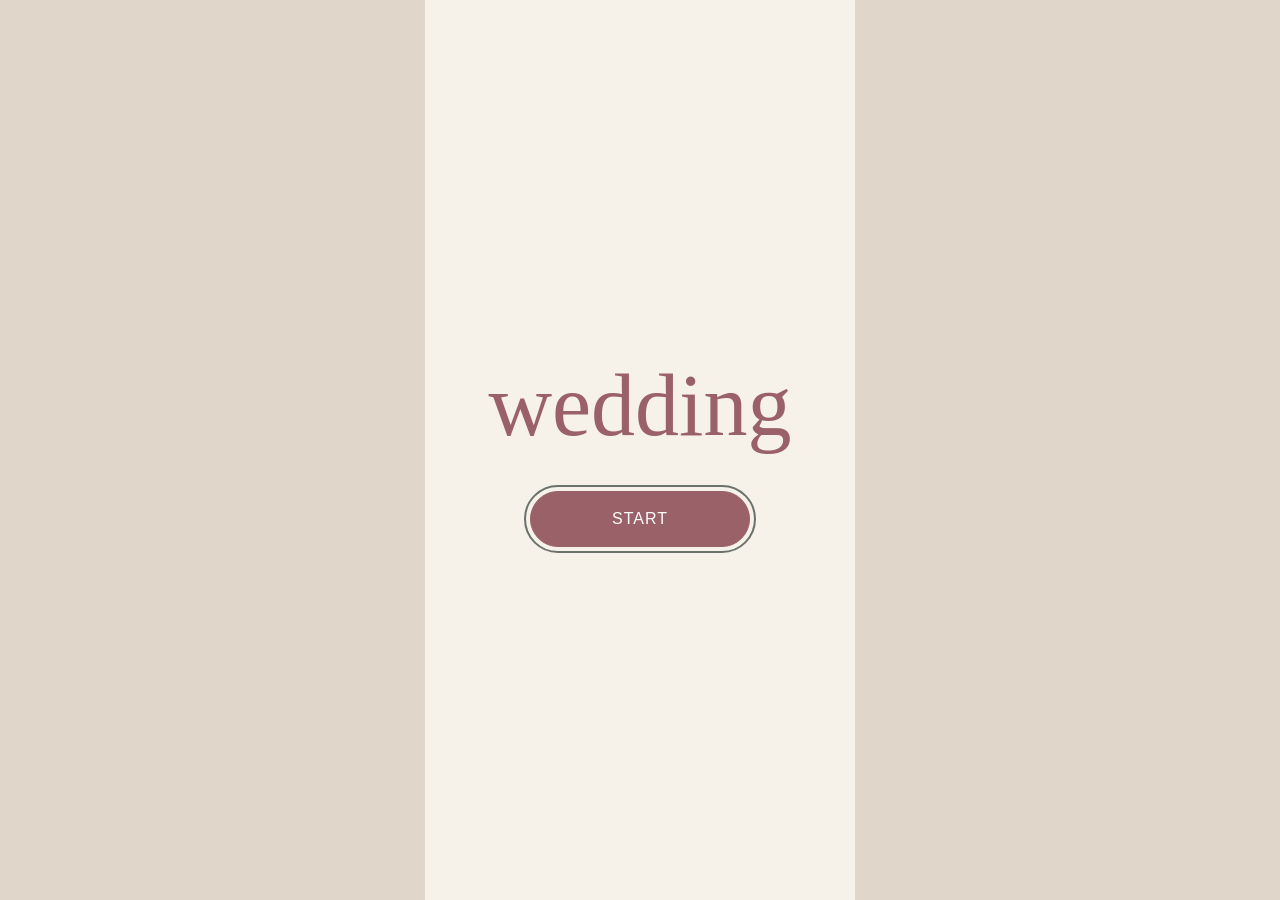
<file: index.html>
<!doctype html>
<html lang="ko"><head><meta charset="utf-8"><meta name="viewport" content="width=device-width,initial-scale=1"><meta name="theme-color" content="#F6F1E9"><meta name="description" content="작은 조각을 모아 완성하는 우리의 청첩장"><title>Our Forever · 우리라는 초대</title><link rel="stylesheet" href="style.css"><link rel="stylesheet" href="journey.css"></head><body>
<main>
<section id="start-screen" class="journey-screen"><h1 class="wedding-title">wedding</h1><button class="primary journey-button" id="start-game">START</button></section>

<div id="game-screen" hidden>
<header><a href="#" class="wordmark">our forever<span>작은 조각으로 전하는, 우리의 시작</span></a><button class="icon" id="settings" aria-label="예식 정보 바꾸기">✎</button></header>
<nav aria-label="진행 상황"><a href="#invitation"><b id="step0">01</b> 초대장</a><span></span><a href="#memories"><b id="step1">02</b> 우리의 추억</a><span></span><a href="#route"><b id="step2">03</b> 오시는 길</a></nav>
<section id="invitation"><div class="section-head"><span class="eyebrow">THE INVITATION</span><h2><small>01</small> 초대장 채우기</h2><p>아래 조각을 골라, 알맞은 빈칸에 넣어 주세요.</p></div>
<div class="envelope"><div class="letter"><span class="tiny-heart">♡</span><p class="letter-intro">당신을 우리의 시작에 초대합니다</p><div class="slots"><div><label>이름</label><button class="slot" data-slot="0">이름 조각을 넣어 주세요</button></div><div><label>일시</label><button class="slot" data-slot="1">날짜 조각을 넣어 주세요</button></div><div><label>장소</label><button class="slot" data-slot="2">장소 조각을 넣어 주세요</button></div></div><p class="letter-end">함께해 주시면 더없이 기쁘겠습니다.</p></div><div class="flap"></div><span class="seal">♡</span></div>
<div id="pieces" class="pieces"></div><p id="invite-status" class="status" aria-live="polite">조각을 먼저 고른 뒤, 빈칸을 눌러 주세요.</p></section>
<div class="divider">✧</div>
<section id="memories"><div class="section-head"><span class="eyebrow">PIECES OF US</span><h2><small>02</small> 추억 맞추기</h2><p>우리가 함께한 순간을 제자리에 놓아 주세요.</p></div><div class="polaroids" id="frames"></div><div class="photo-tray" id="photos"></div><p class="status" id="memory-status" aria-live="polite">사진을 고른 뒤, 어울리는 액자를 눌러 주세요.</p><label class="upload">나만의 사진으로 바꾸기 <input id="upload" type="file" accept="image/*" multiple hidden></label></section>
<div class="divider">✧</div>
<section id="route"><div class="section-head"><span class="eyebrow">THE WAY TO OUR DAY</span><h2><small>03</small> 오시는 길 퍼즐</h2><p>출발점을 잡고 예식장까지 드래그해 주세요.</p></div><div class="map"><div class="map-top"><span>우리의 길이 만나는 곳</span><span>예시 약도</span></div><div class="map-land"><div class="building b1"></div><div class="building b2"></div><div class="building b3"></div><div class="building venue">♡<br><span class="venue-name">가든 웨딩홀</span></div><span class="tree t1">♧</span><span class="tree t2">♧</span><span class="tree t3">♧</span><div class="road horizontal"></div><div class="road vertical"></div><div class="route-grid" id="route-grid"></div><span class="station">○<br>가든역 1번 출구</span><span class="parking">P · 주차장</span></div></div><p class="status" id="route-status" aria-live="polite">출발점을 누른 채 점선을 따라 예식장까지 이어 주세요.</p><button class="text-button" id="reset-route">길 다시 그리기 ↺</button></section>
<section class="closing"><span class="eyebrow">WE WOULD LOVE TO SEE YOU</span><h2>같은 계절, 같은 마음으로</h2><p>서로의 계절을 지나<br>이제 같은 길을 걷기로 했습니다.<br>우리의 첫걸음에 함께해 주세요.</p><span class="tiny-heart">♡</span><h3 id="couple">서준 · 지은</h3><div class="event-date">2026년 11월 21일 토요일 · 오후 1시</div><p><span class="venue-name">가든 웨딩홀</span> · 2층 가든홀<br><span id="address">서울시 중구 정동길 21 (예시)</span></p><button class="text-button" id="copy-address">주소 복사하기 ↗</button><div class="rsvp-buttons"><button class="primary" data-rsvp="yes">♡ 함께 참석할게요</button><button data-rsvp="no">마음으로 축하할게요</button></div><p class="local-note">예시 청첩장입니다. 참석 의사는 이 기기에만 저장됩니다.</p></section>
<div class="ceremony-entry"><p id="journey-status" aria-live="polite"></p><button class="primary" id="enter-ceremony" disabled>완료하기 →</button></div><footer><span>our forever</span><p>작은 조각들이 모여, 영원이 되는 순간</p><button id="restart" class="text-button">처음부터 다시 즐기기</button></footer>
</div>
<section id="ending-screen" class="journey-screen" hidden><button class="primary journey-button" id="return-start">시작 화면으로 돌아가기</button></section>

</main><div id="toast" role="status"></div>
<dialog id="sheet"><form id="sheet-form"><div class="handle"></div><button type="button" class="close" aria-label="닫기">×</button><div id="sheet-content"></div></form></dialog><script src="app.js"></script><script src="journey.js"></script></body></html>
</file>
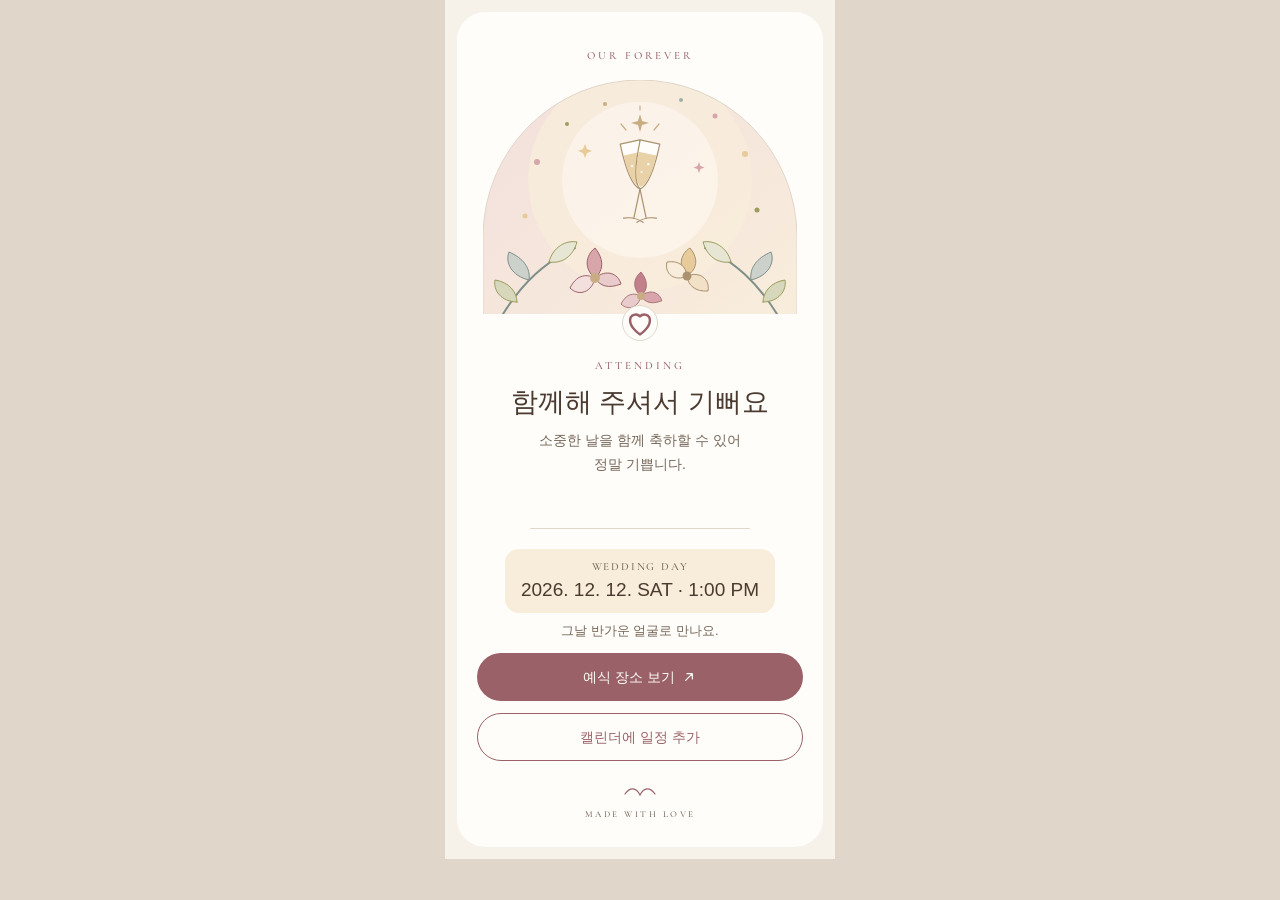
<file: 01_attending.html>
<!DOCTYPE html>
<html lang="ko">
<head>
<meta charset="UTF-8">
<meta name="viewport" content="width=device-width, initial-scale=1.0">
<title>Our Forever | 참석 완료</title>
<link rel="preconnect" href="https://fonts.googleapis.com">
<link rel="stylesheet" href="https://fonts.googleapis.com/css2?family=Cormorant+Garamond:wght@500&display=swap">
<style>
  /* Our Forever 디자인 토큰 (역할 토큰) */
  :root {
    --bg-layer-basement: #E0D7CA;
    --bg-layer-default: #F6F1E9;
    --bg-layer-floating: #FFFDF9;
    --bg-brand-solid: #9a6168;
    --bg-brand-solid-pressed: #7a4f51;
    --bg-brand-weak: #f3dfdd;
    --bg-accent-weak: #f8eddb;
    --bg-neutral-solid: #2D211A;
    --fg-neutral: #4A3A30;
    --fg-neutral-subtle: #76675A;
    --fg-neutral-inverted: #FFFDF9;
    --fg-brand: #9a6168;
    --stroke-neutral-muted: #E0D7CA;
    --stroke-brand-solid: #9a6168;
    --stroke-focus-ring: #6b726c;
    --shadow-s3: 0px 4px 16px 0px rgba(74, 45, 30, 0.16);
    --font-display: "Griun Cherry 1 Spoon", "Apple SD Gothic Neo", sans-serif;
    --font-sans: -apple-system, BlinkMacSystemFont, "Apple SD Gothic Neo", "Segoe UI", Roboto, "Helvetica Neue", Arial, "Noto Sans", sans-serif;
    --font-eyebrow: "Cormorant Garamond", "Noto Serif KR", Georgia, serif;
    --ease: cubic-bezier(0.35, 0, 0.35, 1);
    --ease-enter-expressive: cubic-bezier(0.03, 0.4, 0.1, 1);
  }
  /* 서체 파일이 준비되면 경로를 맞춰 주세요.
  @font-face { font-family: "Griun Cherry 1 Spoon"; src: url("fonts/Griun_Cherry1Spoon-Rg.ttf") format("truetype"); font-display: swap; }
  */
  * { box-sizing: border-box; }
  body {
    margin: 0;
    background: var(--bg-layer-basement);
    color: var(--fg-neutral);
    font-family: var(--font-sans);
  }
  button, a { font: inherit; }

  .page { max-width: 430px; margin: 0 auto; }
  .layout { display: grid; grid-template-columns: repeat(2, minmax(0, 1fr)); gap: 28px; align-items: start; }
  .preview { min-width: 0; }
  .caption { text-align: center; font-size: 13px; color: var(--fg-neutral-subtle); margin: 16px 0 0; }

  /* 화면 */
  .screen {
    position: relative; width: 100%; max-width: 390px; min-height: 844px; margin: 0 auto;
    background: var(--bg-layer-default); padding: 12px;
  }
  .card {
    min-height: 820px; border-radius: 28px; background: var(--bg-layer-floating);
    padding: 36px 20px 26px; display: flex; flex-direction: column; align-items: center; text-align: center;
    animation: rise 600ms var(--ease-enter-expressive) both;
  }
  @keyframes rise { from { opacity: 0; transform: translateY(12px); } to { opacity: 1; transform: none; } }

  .eyebrow {
    margin: 0; font-family: var(--font-eyebrow); font-size: 11px; line-height: 16px; font-weight: 500;
    letter-spacing: 3px; text-transform: uppercase; color: var(--fg-brand);
  }

  .arch { position: relative; width: 100%; max-width: 314px; margin-top: 16px; }
  .arch svg { display: block; width: 100%; height: auto; }
  .seal {
    position: absolute; left: 50%; bottom: -27px; transform: translateX(-50%);
    width: 36px; height: 36px; border-radius: 9999px; background: var(--bg-layer-floating);
    border: 1px solid var(--stroke-neutral-muted); display: grid; place-items: center; color: var(--fg-brand);
  }

  .title { margin: 10px 0 0; font-family: var(--font-display); font-size: 27px; line-height: 36px; font-weight: 400; color: var(--fg-neutral); }
  .lead { margin: 8px 0 0; font-size: 14px; line-height: 24px; color: var(--fg-neutral-subtle); }
  .status { margin-top: 44px; }

  .rule { width: 220px; max-width: 70%; height: 1px; border: 0; background: var(--stroke-neutral-muted); margin: 52px 0 0; }
  .not-attending .rule { margin-top: 28px; }

  .date-card {
    width: 270px; max-width: 100%; height: 64px; margin-top: 20px; border-radius: 14px; background: var(--bg-accent-weak);
    display: flex; flex-direction: column; align-items: center; justify-content: center; gap: 4px;
  }
  .date-card .eyebrow { letter-spacing: 1.8px; line-height: 14px; color: var(--fg-neutral-subtle); }
  .date-card time { font-family: var(--font-display); font-size: 19px; line-height: 24px; color: var(--fg-neutral); }
  .note { margin: 8px 0 0; font-size: 13px; line-height: 20px; color: var(--fg-neutral-subtle); }

  .actions { width: 100%; max-width: 326px; margin-top: 12px; display: grid; gap: 12px; }
  .not-attending .actions { margin-top: 40px; }
  .btn {
    height: 48px; width: 100%; border-radius: 9999px; display: inline-flex; align-items: center; justify-content: center; gap: 6px;
    font-size: 14px; line-height: 19px; font-weight: 500; text-decoration: none; cursor: pointer;
    transition: background-color 150ms var(--ease), transform 150ms var(--ease);
  }
  .btn:focus-visible { outline: 2px solid var(--stroke-focus-ring); outline-offset: 2px; }
  .btn-primary { border: 0; background: var(--bg-brand-solid); color: var(--fg-neutral-inverted); }
  .btn-primary:active { background: var(--bg-brand-solid-pressed); transform: scale(0.97); }
  .btn-outline { border: 1.2px solid var(--stroke-brand-solid); background: var(--bg-layer-floating); color: var(--fg-brand); }
  .btn-outline:active { background: var(--bg-brand-weak); transform: scale(0.97); }

  .footer { margin-top: auto; padding-top: 24px; display: flex; flex-direction: column; align-items: center; gap: 12px; }
  .footer .eyebrow { font-size: 9px; line-height: 12px; letter-spacing: 2.5px; color: var(--fg-neutral-subtle); }

  /* 스낵바 */
  .snackbar {
    position: fixed; left: 50%; bottom: 56px; z-index: 10; width: calc(100% - 32px); max-width: 358px;
    transform: translate(-50%, 12px); opacity: 0; pointer-events: none;
    display: flex; align-items: center; gap: 10px; padding: 14px 16px; border-radius: 12px;
    background: var(--bg-neutral-solid); color: var(--fg-neutral-inverted); box-shadow: var(--shadow-s3);
    font-size: 14px; line-height: 19px; transition: opacity 300ms var(--ease), transform 300ms var(--ease);
  }
  .snackbar.show { opacity: 1; transform: translate(-50%, 0); }

  @media (max-width: 760px) {
    .page { padding: 0 0 40px; }
    .layout { grid-template-columns: 1fr; gap: 0; }
    .caption { margin: 8px 0 24px; }
  }
  @media (prefers-reduced-motion: reduce) {
    .card { animation: none; }
    .btn, .snackbar { transition: none; }
    .btn:active { transform: none; }
  }
</style>
</head>
<body>
<main class="page">
      <div class="screen attending">
        <div class="card">
          <p class="eyebrow">Our Forever</p>

          <div class="arch">
            <svg viewBox="38 68 314 234" aria-hidden="true">
              <defs>
                <clipPath id="attArch"><path d="M38 302 V225 A157 157 0 0 1 352 225 V302 Z"/></clipPath>
                <linearGradient id="attArchBg" x1="0" y1="0" x2="1" y2="1"><stop offset="0%" stop-color="#f3dfdd"/><stop offset="100%" stop-color="#f8eddb"/></linearGradient>
              </defs>
              <path d="M38 302 V225 A157 157 0 0 1 352 225 V302 Z" fill="url(#attArchBg)"/>
              <g clip-path="url(#attArch)">
                <circle cx="195" cy="168" r="112" fill="#f8eddb" opacity=".85"/>
                <circle cx="195" cy="168" r="78" fill="#FFFDF9" opacity=".45"/>
                <g>
                  <circle cx="92" cy="150" r="3" fill="#d8a5aa"/>
                  <circle cx="300" cy="142" r="3" fill="#E7CB9B"/>
                  <circle cx="122" cy="112" r="2" fill="#9A9D5C"/>
                  <circle cx="270" cy="104" r="2.5" fill="#d8a5aa"/>
                  <circle cx="160" cy="92" r="2" fill="#c8ad84"/>
                  <circle cx="236" cy="88" r="2" fill="#a4afaa"/>
                  <circle cx="80" cy="204" r="2.5" fill="#E7CB9B"/>
                  <circle cx="312" cy="198" r="2.5" fill="#9A9D5C"/>
                  <path d="M140 132 l2 5 5 2 -5 2 -2 5 -2 -5 -5 -2 5 -2z" fill="#E7CB9B"/>
                  <path d="M254 150 l1.5 4 4 1.5 -4 1.5 -1.5 4 -1.5 -4 -4 -1.5 4 -1.5z" fill="#d8a5aa"/>
                </g>
                <g stroke-linecap="round" stroke-linejoin="round">
                  <g transform="translate(185 130) rotate(-12)">
                    <path d="M-10 0 C-10 30 -6 44 0 48 C6 44 10 30 10 0 Z" fill="#FFFDF9" stroke="#aa916f" stroke-width="1.2"/>
                    <path d="M-9 12 C-9 32 -5 43 0 46 C5 43 9 32 9 12 Z" fill="#E7CB9B" opacity=".85"/>
                    <circle cx="-3" cy="24" r="1.2" fill="#FFFDF9"/><circle cx="2" cy="33" r="1" fill="#FFFDF9"/>
                    <path d="M0 48 V78 M-10 80 Q0 76 10 80" fill="none" stroke="#aa916f" stroke-width="1.2"/>
                  </g>
                  <g transform="translate(205 130) rotate(12)">
                    <path d="M-10 0 C-10 30 -6 44 0 48 C6 44 10 30 10 0 Z" fill="#FFFDF9" stroke="#aa916f" stroke-width="1.2"/>
                    <path d="M-9 12 C-9 32 -5 43 0 46 C5 43 9 32 9 12 Z" fill="#E7CB9B" opacity=".85"/>
                    <circle cx="3" cy="22" r="1.2" fill="#FFFDF9"/><circle cx="-2" cy="31" r="1" fill="#FFFDF9"/>
                    <path d="M0 48 V78 M-10 80 Q0 76 10 80" fill="none" stroke="#aa916f" stroke-width="1.2"/>
                  </g>
                  <path d="M195 102 L197 109 L204 111 L197 113 L195 120 L193 113 L186 111 L193 109 Z" fill="#c8ad84"/>
                  <path d="M181 118 L176 112 M209 118 L214 112 M195 98 V94" fill="none" stroke="#c8ad84" stroke-width="1.2"/>
                </g>
                <g stroke-linecap="round" stroke-linejoin="round">
                  <path d="M58 302 C78 270 100 250 130 236" fill="none" stroke="#7E8F89" stroke-width="2"/>
                  <path d="M84 268 C66 264 60 250 64 240 C78 246 86 256 84 268Z" fill="#ccd1cb" stroke="#7E8F89" stroke-width="1"/>
                  <path d="M104 250 C108 234 122 228 132 230 C128 244 118 252 104 250Z" fill="#e7e5d3" stroke="#9A9D5C" stroke-width="1"/>
                  <path d="M72 290 C56 290 48 278 50 268 C64 270 72 280 72 290Z" fill="#d7d7bb" stroke="#9A9D5C" stroke-width="1"/>
                </g>
                <g transform="translate(390 0) scale(-1 1)" stroke-linecap="round" stroke-linejoin="round">
                  <path d="M58 302 C78 270 100 250 130 236" fill="none" stroke="#7E8F89" stroke-width="2"/>
                  <path d="M84 268 C66 264 60 250 64 240 C78 246 86 256 84 268Z" fill="#ccd1cb" stroke="#7E8F89" stroke-width="1"/>
                  <path d="M104 250 C108 234 122 228 132 230 C128 244 118 252 104 250Z" fill="#e7e5d3" stroke="#9A9D5C" stroke-width="1"/>
                  <path d="M72 290 C56 290 48 278 50 268 C64 270 72 280 72 290Z" fill="#d7d7bb" stroke="#9A9D5C" stroke-width="1"/>
                </g>
                <g stroke-linejoin="round">
                  <g transform="translate(150 266)">
                    <path d="M0 0 C-11 -9 -10 -22 0 -30 C9 -19 9 -8 0 0Z" fill="#d8a5aa" stroke="#9a6168" stroke-width="1"/>
                    <path d="M0 0 C11 -9 23 -5 26 6 C13 11 5 8 0 0Z" fill="#eacbcc" stroke="#9a6168" stroke-width="1"/>
                    <path d="M0 0 C-3 14 -16 19 -25 10 C-19 -2 -10 -5 0 0Z" fill="#f3dfdd" stroke="#9a6168" stroke-width="1"/>
                    <circle r="5" fill="#c8ad84"/>
                  </g>
                  <g transform="translate(242 264)">
                    <path d="M0 0 C-9 -9 -7 -22 3 -28 C12 -17 10 -7 0 0Z" fill="#e7cb9b" stroke="#aa916f" stroke-width="1"/>
                    <path d="M0 0 C13 -5 23 3 21 15 C8 16 1 9 0 0Z" fill="#f2e1c6" stroke="#aa916f" stroke-width="1"/>
                    <path d="M0 0 C-12 6 -23 -2 -20 -14 C-7 -16 -1 -9 0 0Z" fill="#f8eddb" stroke="#aa916f" stroke-width="1"/>
                    <circle r="4.5" fill="#aa916f"/>
                  </g>
                  <g transform="translate(196 284) scale(.8)">
                    <path d="M0 0 C-11 -9 -10 -22 0 -30 C9 -19 9 -8 0 0Z" fill="#C4808A" stroke="#9a6168" stroke-width="1"/>
                    <path d="M0 0 C11 -9 23 -5 26 6 C13 11 5 8 0 0Z" fill="#d8a5aa" stroke="#9a6168" stroke-width="1"/>
                    <path d="M0 0 C-3 14 -16 19 -25 10 C-19 -2 -10 -5 0 0Z" fill="#eacbcc" stroke="#9a6168" stroke-width="1"/>
                    <circle r="5" fill="#c8ad84"/>
                  </g>
                </g>
              </g>
              <path d="M38 302 V225 A157 157 0 0 1 352 225 V302" fill="none" stroke="#E0D7CA" stroke-width="1"/>
            </svg>
            <div class="seal" aria-hidden="true">
              <svg width="18" height="18" viewBox="0 0 24 24" fill="none" stroke="currentColor" stroke-width="1.75" stroke-linecap="round" stroke-linejoin="round"><path d="M12 20s-7-4.35-7-10a4 4 0 0 1 7-2.65A4 4 0 0 1 19 10c0 5.65-7 10-7 10z"/></svg>
            </div>
          </div>

          <p class="eyebrow status">Attending</p>
          <h1 class="title">함께해 주셔서 기뻐요</h1>
          <p class="lead">소중한 날을 함께 축하할 수 있어<br>정말 기쁩니다.</p>

          <hr class="rule">
          <div class="date-card">
            <p class="eyebrow">Wedding Day</p>
            <time datetime="2026-12-12T13:00">2026. 12. 12. SAT · 1:00 PM</time>
          </div>
          <p class="note">그날 반가운 얼굴로 만나요.</p>

          <div class="actions">
            <button type="button" class="btn btn-primary" data-message="예식 장소 안내를 열었어요.">
              예식 장소 보기
              <svg width="16" height="16" viewBox="0 0 24 24" fill="none" stroke="currentColor" stroke-width="1.75" stroke-linecap="round" stroke-linejoin="round" aria-hidden="true"><path d="M7 17L17 7M9 7h8v8"/></svg>
            </button>
            <button type="button" class="btn btn-outline" data-message="캘린더에 12월 12일 일정을 추가했어요.">캘린더에 일정 추가</button>
          </div>

          <div class="footer">
            <svg width="32" height="12" viewBox="179 770 32 12" aria-hidden="true"><path d="M180 779 C185 772 191 772 195 780 C199 772 205 772 210 779" fill="none" stroke="#9a6168" stroke-width="1.2" stroke-linecap="round"/></svg>
            <p class="eyebrow">Made with love</p>
          </div>
        </div>
      </div>
    
</main>

<div class="snackbar" id="snackbar" role="status" aria-live="polite">
  <svg width="18" height="18" viewBox="0 0 24 24" fill="none" stroke="currentColor" stroke-width="1.75" stroke-linecap="round" stroke-linejoin="round" aria-hidden="true"><path d="M5 12.5l4.5 4.5L19 7.5"/></svg>
  <span id="snackbar-text"></span>
</div>

<script>
  // 버튼 동작 자리: 실제 지도·캘린더·첫 화면 링크로 바꿔 연결하세요.
  const snackbar = document.getElementById('snackbar');
  const snackText = document.getElementById('snackbar-text');
  let timer;
  document.querySelectorAll('[data-message]').forEach((el) => {
    el.addEventListener('click', (e) => {
      if (el.getAttribute('href') === '#') e.preventDefault();
      snackText.textContent = el.dataset.message;
      snackbar.classList.add('show');
      clearTimeout(timer);
      timer = setTimeout(() => snackbar.classList.remove('show'), 3000);
    });
  });
</script>
</body>
</html>
</file>
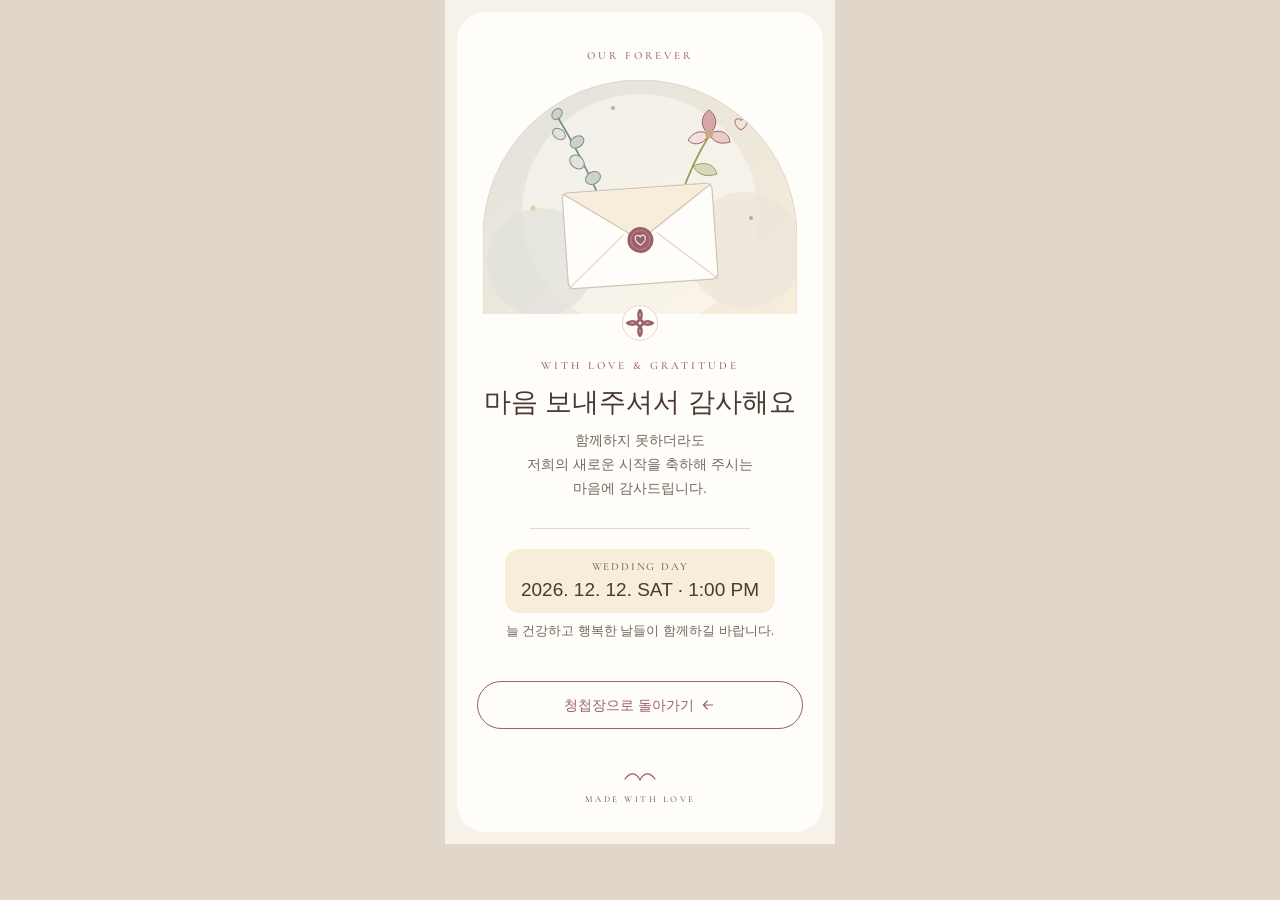
<file: 02_not_attending.html>
<!DOCTYPE html>
<html lang="ko">
<head>
<meta charset="UTF-8">
<meta name="viewport" content="width=device-width, initial-scale=1.0">
<title>Our Forever | 불참 완료</title>
<link rel="preconnect" href="https://fonts.googleapis.com">
<link rel="stylesheet" href="https://fonts.googleapis.com/css2?family=Cormorant+Garamond:wght@500&display=swap">
<style>
  /* Our Forever 디자인 토큰 (역할 토큰) */
  :root {
    --bg-layer-basement: #E0D7CA;
    --bg-layer-default: #F6F1E9;
    --bg-layer-floating: #FFFDF9;
    --bg-brand-solid: #9a6168;
    --bg-brand-solid-pressed: #7a4f51;
    --bg-brand-weak: #f3dfdd;
    --bg-accent-weak: #f8eddb;
    --bg-neutral-solid: #2D211A;
    --fg-neutral: #4A3A30;
    --fg-neutral-subtle: #76675A;
    --fg-neutral-inverted: #FFFDF9;
    --fg-brand: #9a6168;
    --stroke-neutral-muted: #E0D7CA;
    --stroke-brand-solid: #9a6168;
    --stroke-focus-ring: #6b726c;
    --shadow-s3: 0px 4px 16px 0px rgba(74, 45, 30, 0.16);
    --font-display: "Griun Cherry 1 Spoon", "Apple SD Gothic Neo", sans-serif;
    --font-sans: -apple-system, BlinkMacSystemFont, "Apple SD Gothic Neo", "Segoe UI", Roboto, "Helvetica Neue", Arial, "Noto Sans", sans-serif;
    --font-eyebrow: "Cormorant Garamond", "Noto Serif KR", Georgia, serif;
    --ease: cubic-bezier(0.35, 0, 0.35, 1);
    --ease-enter-expressive: cubic-bezier(0.03, 0.4, 0.1, 1);
  }
  /* 서체 파일이 준비되면 경로를 맞춰 주세요.
  @font-face { font-family: "Griun Cherry 1 Spoon"; src: url("fonts/Griun_Cherry1Spoon-Rg.ttf") format("truetype"); font-display: swap; }
  */
  * { box-sizing: border-box; }
  body {
    margin: 0;
    background: var(--bg-layer-basement);
    color: var(--fg-neutral);
    font-family: var(--font-sans);
  }
  button, a { font: inherit; }

  .page { max-width: 430px; margin: 0 auto; }
  .layout { display: grid; grid-template-columns: repeat(2, minmax(0, 1fr)); gap: 28px; align-items: start; }
  .preview { min-width: 0; }
  .caption { text-align: center; font-size: 13px; color: var(--fg-neutral-subtle); margin: 16px 0 0; }

  /* 화면 */
  .screen {
    position: relative; width: 100%; max-width: 390px; min-height: 844px; margin: 0 auto;
    background: var(--bg-layer-default); padding: 12px;
  }
  .card {
    min-height: 820px; border-radius: 28px; background: var(--bg-layer-floating);
    padding: 36px 20px 26px; display: flex; flex-direction: column; align-items: center; text-align: center;
    animation: rise 600ms var(--ease-enter-expressive) both;
  }
  @keyframes rise { from { opacity: 0; transform: translateY(12px); } to { opacity: 1; transform: none; } }

  .eyebrow {
    margin: 0; font-family: var(--font-eyebrow); font-size: 11px; line-height: 16px; font-weight: 500;
    letter-spacing: 3px; text-transform: uppercase; color: var(--fg-brand);
  }

  .arch { position: relative; width: 100%; max-width: 314px; margin-top: 16px; }
  .arch svg { display: block; width: 100%; height: auto; }
  .seal {
    position: absolute; left: 50%; bottom: -27px; transform: translateX(-50%);
    width: 36px; height: 36px; border-radius: 9999px; background: var(--bg-layer-floating);
    border: 1px solid var(--stroke-neutral-muted); display: grid; place-items: center; color: var(--fg-brand);
  }

  .title { margin: 10px 0 0; font-family: var(--font-display); font-size: 27px; line-height: 36px; font-weight: 400; color: var(--fg-neutral); }
  .lead { margin: 8px 0 0; font-size: 14px; line-height: 24px; color: var(--fg-neutral-subtle); }
  .status { margin-top: 44px; }

  .rule { width: 220px; max-width: 70%; height: 1px; border: 0; background: var(--stroke-neutral-muted); margin: 52px 0 0; }
  .not-attending .rule { margin-top: 28px; }

  .date-card {
    width: 270px; max-width: 100%; height: 64px; margin-top: 20px; border-radius: 14px; background: var(--bg-accent-weak);
    display: flex; flex-direction: column; align-items: center; justify-content: center; gap: 4px;
  }
  .date-card .eyebrow { letter-spacing: 1.8px; line-height: 14px; color: var(--fg-neutral-subtle); }
  .date-card time { font-family: var(--font-display); font-size: 19px; line-height: 24px; color: var(--fg-neutral); }
  .note { margin: 8px 0 0; font-size: 13px; line-height: 20px; color: var(--fg-neutral-subtle); }

  .actions { width: 100%; max-width: 326px; margin-top: 12px; display: grid; gap: 12px; }
  .not-attending .actions { margin-top: 40px; }
  .btn {
    height: 48px; width: 100%; border-radius: 9999px; display: inline-flex; align-items: center; justify-content: center; gap: 6px;
    font-size: 14px; line-height: 19px; font-weight: 500; text-decoration: none; cursor: pointer;
    transition: background-color 150ms var(--ease), transform 150ms var(--ease);
  }
  .btn:focus-visible { outline: 2px solid var(--stroke-focus-ring); outline-offset: 2px; }
  .btn-primary { border: 0; background: var(--bg-brand-solid); color: var(--fg-neutral-inverted); }
  .btn-primary:active { background: var(--bg-brand-solid-pressed); transform: scale(0.97); }
  .btn-outline { border: 1.2px solid var(--stroke-brand-solid); background: var(--bg-layer-floating); color: var(--fg-brand); }
  .btn-outline:active { background: var(--bg-brand-weak); transform: scale(0.97); }

  .footer { margin-top: auto; padding-top: 24px; display: flex; flex-direction: column; align-items: center; gap: 12px; }
  .footer .eyebrow { font-size: 9px; line-height: 12px; letter-spacing: 2.5px; color: var(--fg-neutral-subtle); }

  /* 스낵바 */
  .snackbar {
    position: fixed; left: 50%; bottom: 56px; z-index: 10; width: calc(100% - 32px); max-width: 358px;
    transform: translate(-50%, 12px); opacity: 0; pointer-events: none;
    display: flex; align-items: center; gap: 10px; padding: 14px 16px; border-radius: 12px;
    background: var(--bg-neutral-solid); color: var(--fg-neutral-inverted); box-shadow: var(--shadow-s3);
    font-size: 14px; line-height: 19px; transition: opacity 300ms var(--ease), transform 300ms var(--ease);
  }
  .snackbar.show { opacity: 1; transform: translate(-50%, 0); }

  @media (max-width: 760px) {
    .page { padding: 0 0 40px; }
    .layout { grid-template-columns: 1fr; gap: 0; }
    .caption { margin: 8px 0 24px; }
  }
  @media (prefers-reduced-motion: reduce) {
    .card { animation: none; }
    .btn, .snackbar { transition: none; }
    .btn:active { transform: none; }
  }
</style>
</head>
<body>
<main class="page">
      <div class="screen not-attending">
        <div class="card">
          <p class="eyebrow">Our Forever</p>

          <div class="arch">
            <svg viewBox="38 68 314 234" aria-hidden="true">
              <defs>
                <clipPath id="notArch"><path d="M38 302 V225 A157 157 0 0 1 352 225 V302 Z"/></clipPath>
                <linearGradient id="notArchBg" x1="0" y1="0" x2="1" y2="1"><stop offset="0%" stop-color="#e1e2dc"/><stop offset="100%" stop-color="#f8eddb"/></linearGradient>
              </defs>
              <path d="M38 302 V225 A157 157 0 0 1 352 225 V302 Z" fill="url(#notArchBg)"/>
              <g clip-path="url(#notArch)">
                <circle cx="195" cy="200" r="118" fill="#FFFDF9" opacity=".45"/>
                <circle cx="96" cy="250" r="54" fill="#e1e2dc" opacity=".7"/>
                <circle cx="300" cy="238" r="58" fill="#EDE6DB" opacity=".8"/>
                <g stroke-linecap="round" stroke-linejoin="round">
                  <path d="M154 184 C142 158 128 130 112 104" fill="none" stroke="#7E8F89" stroke-width="1.8"/>
                  <ellipse cx="148" cy="166" rx="8" ry="6" transform="rotate(-30 148 166)" fill="#ccd1cb" stroke="#7E8F89" stroke-width="1"/>
                  <ellipse cx="132" cy="150" rx="8" ry="6" transform="rotate(40 132 150)" fill="#e1e2dc" stroke="#7E8F89" stroke-width="1"/>
                  <ellipse cx="132" cy="130" rx="7.5" ry="5.5" transform="rotate(-35 132 130)" fill="#ccd1cb" stroke="#7E8F89" stroke-width="1"/>
                  <ellipse cx="114" cy="122" rx="7" ry="5" transform="rotate(35 114 122)" fill="#e1e2dc" stroke="#7E8F89" stroke-width="1"/>
                  <ellipse cx="112" cy="102" rx="6" ry="4.5" transform="rotate(-50 112 102)" fill="#ccd1cb" stroke="#7E8F89" stroke-width="1"/>
                  <path d="M236 184 C244 160 254 140 264 124" fill="none" stroke="#9A9D5C" stroke-width="1.8"/>
                  <path d="M248 154 C262 148 270 154 272 162 C260 166 252 162 248 154Z" fill="#d7d7bb" stroke="#9A9D5C" stroke-width="1"/>
                  <g transform="translate(264 122)">
                    <path d="M0 0 C-9 -6 -9 -18 0 -24 C9 -18 9 -6 0 0Z" fill="#d8a5aa" stroke="#9a6168" stroke-width="1"/>
                    <path d="M0 0 C10 -6 20 -2 21 8 C11 11 4 8 0 0Z" fill="#eacbcc" stroke="#9a6168" stroke-width="1"/>
                    <path d="M0 0 C-4 10 -15 13 -21 6 C-15 -3 -7 -4 0 0Z" fill="#f3dfdd" stroke="#9a6168" stroke-width="1"/>
                    <circle r="4" fill="#c8ad84"/>
                  </g>
                  <g transform="rotate(-4 195 222)">
                    <rect x="120" y="176" width="150" height="96" rx="6" fill="#FFFDF9" stroke="#CFC4B5" stroke-width="1.2"/>
                    <path d="M120 272 L178 222 M270 272 L212 222" fill="none" stroke="#E0D7CA" stroke-width="1.2"/>
                    <path d="M121 177 L195 228 L269 177" fill="#f8eddb" stroke="#CFC4B5" stroke-width="1.2"/>
                    <circle cx="195" cy="228" r="13" fill="#9a6168"/>
                    <circle cx="195" cy="228" r="9.5" fill="none" stroke="#C4808A" stroke-width="1"/>
                    <path d="M195 233 s-5 -3 -5 -6.5 a2.6 2.6 0 0 1 5 -1.4 a2.6 2.6 0 0 1 5 1.4 c0 3.5 -5 6.5 -5 6.5z" fill="none" stroke="#f3dfdd" stroke-width="1.2"/>
                  </g>
                  <path d="M296 118 s-6 -3.6 -6 -8 a3.2 3.2 0 0 1 6 -1.6 a3.2 3.2 0 0 1 6 1.6 c0 4.4 -6 8 -6 8z" fill="none" stroke="#C4808A" stroke-width="1.2"/>
                  <path d="M314 96 s-4 -2.4 -4 -5.4 a2.2 2.2 0 0 1 4 -1 a2.2 2.2 0 0 1 4 1 c0 3 -4 5.4 -4 5.4z" fill="none" stroke="#d8a5aa" stroke-width="1"/>
                  <circle cx="88" cy="196" r="2.5" fill="#E7CB9B"/>
                  <circle cx="306" cy="206" r="2" fill="#a4afaa"/>
                  <circle cx="168" cy="96" r="2" fill="#c8ad84"/>
                </g>
              </g>
              <path d="M38 302 V225 A157 157 0 0 1 352 225 V302" fill="none" stroke="#E0D7CA" stroke-width="1"/>
            </svg>
            <div class="seal" aria-hidden="true">
              <svg width="18" height="18" viewBox="0 0 24 24" fill="none" stroke="currentColor" stroke-width="1.75" stroke-linecap="round" stroke-linejoin="round"><circle cx="12" cy="12" r="2"/><path d="M12 10c-2-3-1-6 0-7 1 1 2 4 0 7zM14 12c3-2 6-1 7 0-1 1-4 2-7 0zM12 14c2 3 1 6 0 7-1-1-2-4 0-7zM10 12c-3 2-6 1-7 0 1-1 4-2 7 0z"/></svg>
            </div>
          </div>

          <p class="eyebrow status">With love &amp; gratitude</p>
          <h1 class="title">마음 보내주셔서 감사해요</h1>
          <p class="lead">함께하지 못하더라도<br>저희의 새로운 시작을 축하해 주시는<br>마음에 감사드립니다.</p>

          <hr class="rule">
          <div class="date-card">
            <p class="eyebrow">Wedding Day</p>
            <time datetime="2026-12-12T13:00">2026. 12. 12. SAT · 1:00 PM</time>
          </div>
          <p class="note">늘 건강하고 행복한 날들이 함께하길 바랍니다.</p>

          <div class="actions">
            <a class="btn btn-outline" href="#" data-message="청첩장 첫 화면으로 돌아가요.">
              청첩장으로 돌아가기
              <svg width="16" height="16" viewBox="0 0 24 24" fill="none" stroke="currentColor" stroke-width="1.75" stroke-linecap="round" stroke-linejoin="round" aria-hidden="true"><path d="M19 12H5M11 6l-6 6 6 6"/></svg>
            </a>
          </div>

          <div class="footer">
            <svg width="32" height="12" viewBox="179 770 32 12" aria-hidden="true"><path d="M180 779 C185 772 191 772 195 780 C199 772 205 772 210 779" fill="none" stroke="#9a6168" stroke-width="1.2" stroke-linecap="round"/></svg>
            <p class="eyebrow">Made with love</p>
          </div>
        </div>
      </div>
    
</main>

<div class="snackbar" id="snackbar" role="status" aria-live="polite">
  <svg width="18" height="18" viewBox="0 0 24 24" fill="none" stroke="currentColor" stroke-width="1.75" stroke-linecap="round" stroke-linejoin="round" aria-hidden="true"><path d="M5 12.5l4.5 4.5L19 7.5"/></svg>
  <span id="snackbar-text"></span>
</div>

<script>
  // 버튼 동작 자리: 실제 지도·캘린더·첫 화면 링크로 바꿔 연결하세요.
  const snackbar = document.getElementById('snackbar');
  const snackText = document.getElementById('snackbar-text');
  let timer;
  document.querySelectorAll('[data-message]').forEach((el) => {
    el.addEventListener('click', (e) => {
      if (el.getAttribute('href') === '#') e.preventDefault();
      snackText.textContent = el.dataset.message;
      snackbar.classList.add('show');
      clearTimeout(timer);
      timer = setTimeout(() => snackbar.classList.remove('show'), 3000);
    });
  });
</script>
</body>
</html>
</file>
<file: style.css>
@font-face{font-family:Cherry;src:url('assets/Griun-Cherry.ttf') format('truetype');font-display:swap}:root{--bg-layer-basement:#E0D7CA;--bg-layer-default:#F6F1E9;--bg-layer-fill:#EDE6DB;--bg-layer-floating:#FFFDF9;--bg-brand-solid:#9a6168;--bg-brand-weak:#f3dfdd;--bg-accent-weak:#f8eddb;--bg-neutral-solid:#2D211A;--fg-neutral:#2D211A;--fg-neutral-muted:#5C4C41;--fg-neutral-subtle:#76675A;--fg-neutral-inverted:#FFFDF9;--stroke-neutral-muted:#E0D7CA;--stroke-neutral-weak:#CFC4B5;--stroke-neutral-control:#968878;--stroke-brand-solid:#9a6168;--stroke-focus-ring:#6b726c;--fg-positive:#665e3a;--bg-positive-weak:#e7e5d3;--fg-critical:#7C2F43}*{box-sizing:border-box}html{scroll-behavior:smooth;scroll-padding-top:24px}body{margin:0;background:var(--bg-layer-basement);color:var(--fg-neutral);font:13px/1.7 -apple-system,BlinkMacSystemFont,'Segoe UI',sans-serif}main{max-width:430px;margin:auto;background:var(--bg-layer-default);overflow:hidden}button,a,input{ -webkit-tap-highlight-color:transparent}button,input{font:inherit}button{cursor:pointer;background:var(--bg-layer-floating);border:1px solid var(--stroke-neutral-control);color:var(--fg-neutral-muted);border-radius:999px;padding:10px 16px;transition:background .15s,transform .15s}button:active{transform:scale(.97)}button:focus-visible,a:focus-visible,input:focus-visible{outline:2px solid var(--stroke-focus-ring);outline-offset:4px}a{color:inherit;text-decoration:none}header{display:flex;align-items:center;justify-content:space-between;padding:24px}.wordmark{font:22px Georgia,serif;letter-spacing:-1px}.wordmark span{display:block;font:9px/2 sans-serif;letter-spacing:1px;color:var(--fg-neutral-subtle)}.icon{padding:4px;border-color:var(--stroke-neutral-muted);width:32px;height:32px}.hero{text-align:center;padding:48px 16px 32px;background:radial-gradient(ellipse at 50% 45%,var(--bg-accent-weak),transparent 65%)}.eyebrow{font:10px/16px Georgia,serif;letter-spacing:.28em;color:var(--fg-neutral-subtle)}.botanical{font:24px Georgia;color:var(--stroke-neutral-control);margin:32px 0 8px}.botanical span{display:inline-block;margin:0 20px;font-size:38px;color:var(--bg-brand-solid)}h1,h2,h3,.date,.event-date{font-family:Cherry,'Apple SD Gothic Neo',sans-serif;font-weight:400}h1{font-size:48px;line-height:60px;margin:12px 0 16px}p{color:var(--fg-neutral-muted)}.hero p,.closing p{font-size:15px;line-height:28px}.date{font-size:20px;margin:24px 0}.start{font-size:11px;color:var(--fg-neutral-subtle)}.start span{display:block;margin-top:10px}nav{display:flex;align-items:center;justify-content:center;gap:12px;padding:24px 16px 40px;border-bottom:1px solid var(--stroke-neutral-muted);margin:0 24px 56px}nav a{font-size:10px;text-align:center}nav b{display:block;margin:0 auto 6px;border:1px solid var(--stroke-neutral-weak);border-radius:50%;width:28px;height:28px;line-height:26px;font:12px/26px Georgia}nav b.done{background:var(--bg-positive-weak);color:var(--fg-positive)}nav>span{width:22px;height:1px;background:var(--stroke-neutral-muted)}section{padding:0 20px}.section-head{text-align:center;margin-bottom:28px}h2{font-size:28px;line-height:38px;margin:10px 0 12px}h2 small{font:italic 17px Georgia;color:var(--bg-brand-solid);margin-right:10px}.section-head p{font-size:12px;margin:0}.envelope{position:relative;padding:16px 18px 48px;margin:0 4px;background:var(--bg-layer-fill);border:1px solid var(--stroke-neutral-weak);border-radius:16px;margin-top:44px}.letter{background:var(--bg-layer-floating);border:1px solid var(--stroke-neutral-muted);border-radius:120px 120px 12px 12px;padding:22px 18px 32px;text-align:center;position:relative;margin-top:-28px}.tiny-heart{font-size:24px;color:var(--bg-brand-solid)}.letter-intro{font-family:Cherry;font-size:16px;margin:8px 0 20px}.slots>div{display:flex;align-items:center;gap:12px;margin:10px 0}.slots label{font-size:12px;min-width:24px}.slot{width:100%;min-height:40px;border:1px dashed var(--stroke-neutral-control);border-radius:12px;font-size:11px;padding:8px 4px;background:var(--bg-layer-default)}.slot.filled{border-style:solid;background:var(--bg-positive-weak);color:var(--fg-positive);font-family:Cherry;font-size:17px}.letter-end{font-size:10px;margin:20px 0 0}.flap{position:absolute;bottom:0;left:0;right:0;height:85px;background:var(--bg-layer-fill);clip-path:polygon(0 0,50% 48%,100% 0,100% 100%,0 100%);border-radius:0 0 16px 16px}.seal{position:absolute;bottom:25px;left:calc(50% - 20px);border-radius:50%;width:40px;height:40px;background:var(--bg-brand-solid);color:var(--fg-neutral-inverted);font:24px/40px Georgia;text-align:center}.pieces{display:flex;flex-wrap:wrap;justify-content:center;gap:8px;margin-top:24px}.pieces button{font-family:Cherry;font-size:17px;padding:8px 12px}.selected{background:var(--bg-brand-weak)!important;border:2px solid var(--stroke-brand-solid)!important}.pieces button:disabled{opacity:.4;cursor:default}.status{text-align:center;font-size:11px;min-height:38px;margin:16px 0 0;color:var(--fg-neutral-subtle)}.success{color:var(--fg-positive)!important}.divider{text-align:center;color:var(--stroke-neutral-control);margin:48px 0;font-size:22px}.polaroids{display:flex;gap:8px;padding:8px 0 16px}.frame{width:calc(100% / 3);padding:8px 7px 12px;border:1px solid var(--stroke-neutral-weak);border-radius:80px 80px 16px 16px;background:var(--bg-layer-floating);transform:rotate(-5deg)}.frame:nth-child(2){transform:translateY(10px) rotate(3deg)}.frame:nth-child(3){transform:rotate(6deg)}.art{height:112px;width:100%;border-radius:70px 70px 8px 8px;background:var(--bg-brand-weak);display:flex;align-items:center;justify-content:center;color:var(--bg-brand-solid);font:32px Georgia;overflow:hidden}.art svg{width:100%;height:100%}.art img{width:100%;height:100%;object-fit:cover}.frame .caption{font:17px Cherry;display:block;margin-top:12px}.frame .hint{font-size:9px;color:var(--fg-neutral-subtle)}.photo-tray{display:flex;justify-content:center;gap:12px;background:var(--bg-layer-fill);padding:16px;border-radius:16px;margin-top:24px}.photo{padding:5px 5px 0;width:80px;border:1px solid var(--stroke-neutral-control);border-radius:12px}.photo .art{height:64px;border-radius:8px}.photo span{font-size:10px}.upload{display:block;text-align:center;text-decoration:underline;text-underline-offset:4px;font-size:11px;color:var(--fg-neutral-subtle);cursor:pointer}.map{border:1px solid var(--stroke-neutral-weak);border-radius:16px;overflow:hidden;background:var(--bg-layer-floating)}.map-top{display:flex;justify-content:space-between;padding:12px;font-size:10px;border-bottom:1px solid var(--stroke-neutral-muted)}.map-top span:last-child{color:var(--fg-neutral-subtle)}.map-land{height:240px;position:relative;overflow:hidden}.road{position:absolute;background:var(--bg-layer-default);border:1px solid var(--stroke-neutral-muted)}.horizontal{top:130px;left:0;width:100%;height:47px}.vertical{left:59%;top:0;width:36px;height:100%}.building{position:absolute;background:var(--bg-layer-fill);border:1px solid var(--stroke-neutral-muted);border-radius:8px}.b1{width:65px;height:50px;top:35px;left:22px}.b2{width:64px;height:65px;top:20px;left:110px}.b3{width:98px;height:35px;bottom:12px;left:22px}.venue{right:25px;top:28px;width:90px;height:76px;text-align:center;padding:9px;background:var(--bg-accent-weak);font-size:18px;line-height:23px}.venue span{font-size:10px}.tree{position:absolute;color:var(--fg-positive);font-size:32px}.t1{left:25px;top:85px}.t2{right:8px;bottom:10px}.t3{left:120px;bottom:8px}.route-grid{position:absolute;top:108px;left:12px;right:45px;display:flex;align-items:end;height:66px;gap:0}.route-cell{border-radius:12px;width:25%;height:42px;padding:0;background:var(--bg-layer-floating);border:1px dashed var(--stroke-neutral-control);font-size:22px}.route-cell:last-child{transform:translateY(-42px)}.route-cell.traced{background:var(--bg-positive-weak);border:1px solid var(--fg-positive);color:var(--fg-positive)}.station{position:absolute;left:14px;top:81px;font-size:9px;line-height:14px}.parking{position:absolute;right:45px;bottom:20px;font-size:11px}.text-button{display:block;margin:8px auto;border:0;background:transparent;font-size:11px;text-decoration:underline;text-underline-offset:4px}.closing{text-align:center;margin-top:80px;padding-bottom:40px}.closing h2{font-size:30px}.closing h3{font-size:34px;margin:12px}.event-date{font-size:20px}.closing p{font-size:12px;line-height:24px}.rsvp-buttons{display:grid;gap:10px;margin-top:28px}.rsvp-buttons button{height:52px}.primary{background:var(--bg-brand-solid);border-color:var(--stroke-brand-solid);color:var(--fg-neutral-inverted)}.local-note{font-size:10px!important;color:var(--fg-neutral-subtle)}footer{text-align:center;padding:32px 20px 56px;border-top:1px solid var(--stroke-neutral-muted)}footer>span{font:italic 24px Georgia}footer p{font-size:10px}#toast{position:fixed;bottom:56px;left:50%;transform:translate(-50%,20px);background:var(--bg-neutral-solid);color:var(--fg-neutral-inverted);padding:12px 20px;border-radius:12px;max-width:90%;width:max-content;opacity:0;pointer-events:none;transition:.25s;box-shadow:0 4px 16px #4a2d1e29}#toast.show{opacity:1;transform:translate(-50%,0)}dialog{position:fixed;top:auto;bottom:0;margin:0 auto;max-width:430px;width:100%;border:0;border-radius:24px 24px 0 0;padding:24px;background:var(--bg-layer-floating);color:var(--fg-neutral);max-height:90dvh}dialog::backdrop{background:#0007}dialog h2{font-size:26px}dialog label{display:block;font-size:12px;margin:12px 0}dialog input{display:block;width:100%;height:48px;border:1px solid var(--stroke-neutral-control);border-radius:12px;background:var(--bg-layer-floating);padding:10px;font-size:16px;color:var(--fg-neutral)}dialog .primary{width:100%;margin:20px 0 8px;height:52px}.handle{width:36px;height:4px;background:var(--stroke-neutral-weak);border-radius:9px;margin:-12px auto 20px}.close{position:absolute;right:18px;top:18px;border:0;font-size:24px;padding:0 8px}.sheet-note{font-size:11px}.reveal{animation:reveal .6s cubic-bezier(.03,.4,.1,1) both}@keyframes reveal{from{opacity:0;transform:translateY(12px)}to{opacity:1;transform:translateY(0)}}@media(prefers-reduced-motion:reduce){*{animation:none!important;transition:none!important;scroll-behavior:auto!important}}@media(max-width:360px){section{padding:0 12px}h1{font-size:42px}.frame .art{height:94px}.letter{padding-left:12px;padding-right:12px}}

nav{padding-top:16px;margin-bottom:40px}#route-grid{inset:0;width:100%;height:100%;display:block;touch-action:none;user-select:none;cursor:grab}#route-grid.drawing{cursor:grabbing}#route-grid svg{display:block;width:100%;height:100%}.route-guide{fill:none;stroke:var(--stroke-neutral-control);stroke-width:3;stroke-dasharray:5 7;stroke-linejoin:round}#route-ink{fill:none;stroke:var(--fg-positive);stroke-width:7;stroke-linecap:round;stroke-linejoin:round}.route-start{fill:var(--bg-brand-solid);stroke:var(--bg-layer-floating);stroke-width:2}.route-goal{fill:var(--bg-layer-floating);stroke:var(--stroke-brand-solid);stroke-width:2}#route-grid text{fill:var(--fg-neutral-inverted);font:9px sans-serif;pointer-events:none}#route-grid text:last-child{fill:var(--bg-brand-solid);font-size:15px}.arrived .route-goal{fill:var(--bg-positive-weak);stroke:var(--fg-positive)}
</file>
<file: journey.css>
[hidden]{display:none!important}.journey-screen{min-height:100svh;display:flex;align-items:center;justify-content:center;padding:24px;background:var(--bg-layer-default)}.journey-button{min-width:220px;height:56px;font-size:16px;letter-spacing:.06em}.ceremony-entry{text-align:center;padding:0 24px 32px}.ceremony-entry p{font-size:11px;line-height:22px}.ceremony-entry button{width:100%;height:52px}.ceremony-entry button:disabled{background:var(--bg-layer-fill);border-color:var(--stroke-neutral-muted);color:var(--fg-neutral-subtle);cursor:default;transform:none}

#start-screen{flex-direction:column;gap:32px}.wedding-title{font-family:"Edwardian Script ITC","French Script MT","Brush Script MT","URW Chancery L",cursive;font-size:88px;font-weight:400;line-height:1.2;letter-spacing:0;color:var(--bg-brand-solid);margin:0}
</file>
